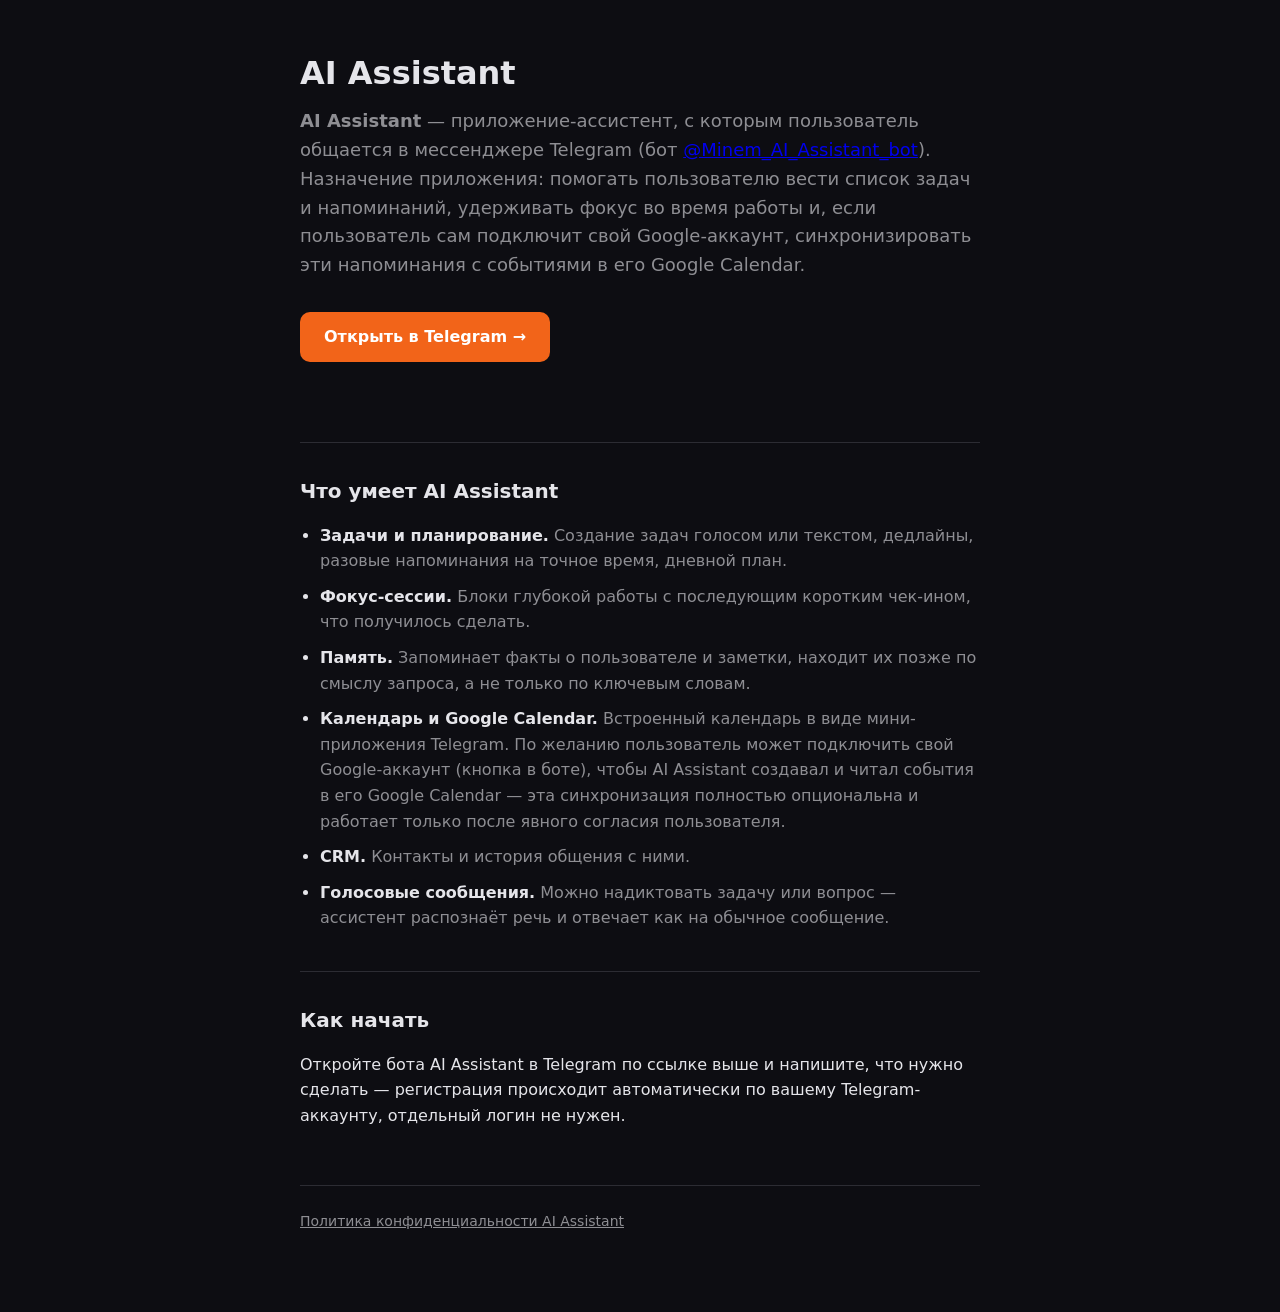
<file: legal/index.html>
<!doctype html>
<html lang="ru">
<head>
<meta charset="UTF-8" />
<meta name="viewport" content="width=device-width, initial-scale=1.0" />
<title>AI Assistant — персональный ассистент в Telegram</title>
<style>
  :root {
    --text: #e5e5ea;
    --text-dim: #8e8e93;
    --bg: #0d0d12;
    --card-bg: #17171d;
    --border: #2c2c33;
    --accent: #f26419;
  }
  * { box-sizing: border-box; }
  body {
    margin: 0;
    font: 16px/1.6 system-ui, 'Segoe UI', Roboto, sans-serif;
    color: var(--text);
    background: var(--bg);
  }
  .wrap {
    max-width: 720px;
    margin: 0 auto;
    padding: 48px 20px 80px;
  }
  h1 {
    font-size: 32px;
    margin: 0 0 8px;
  }
  .tagline {
    color: var(--text-dim);
    font-size: 18px;
    margin: 0 0 32px;
  }
  .cta {
    display: inline-block;
    background: var(--accent);
    color: #fff;
    text-decoration: none;
    font-weight: 600;
    padding: 12px 24px;
    border-radius: 10px;
    margin-bottom: 40px;
  }
  h2 {
    font-size: 20px;
    margin: 40px 0 16px;
    border-top: 1px solid var(--border);
    padding-top: 32px;
  }
  ul {
    padding-left: 20px;
    margin: 0;
  }
  li {
    margin-bottom: 10px;
  }
  .feature-title {
    color: var(--text);
    font-weight: 600;
  }
  .feature-desc {
    color: var(--text-dim);
  }
  footer {
    margin-top: 56px;
    padding-top: 24px;
    border-top: 1px solid var(--border);
    color: var(--text-dim);
    font-size: 14px;
  }
  footer a {
    color: var(--text-dim);
  }
</style>
</head>
<body>
<div class="wrap">
  <h1>AI Assistant</h1>
  <p class="tagline"><strong>AI Assistant</strong> — приложение-ассистент, с которым пользователь общается в мессенджере Telegram (бот <a href="https://t.me/Minem_AI_Assistant_bot" target="_blank" rel="noopener">@Minem_AI_Assistant_bot</a>). Назначение приложения: помогать пользователю вести список задач и напоминаний, удерживать фокус во время работы и, если пользователь сам подключит свой Google-аккаунт, синхронизировать эти напоминания с событиями в его Google Calendar.</p>

  <a class="cta" href="https://t.me/Minem_AI_Assistant_bot" target="_blank" rel="noopener">Открыть в Telegram →</a>

  <h2>Что умеет AI Assistant</h2>
  <ul>
    <li><span class="feature-title">Задачи и планирование.</span> <span class="feature-desc">Создание задач голосом или текстом, дедлайны, разовые напоминания на точное время, дневной план.</span></li>
    <li><span class="feature-title">Фокус-сессии.</span> <span class="feature-desc">Блоки глубокой работы с последующим коротким чек-ином, что получилось сделать.</span></li>
    <li><span class="feature-title">Память.</span> <span class="feature-desc">Запоминает факты о пользователе и заметки, находит их позже по смыслу запроса, а не только по ключевым словам.</span></li>
    <li><span class="feature-title">Календарь и Google Calendar.</span> <span class="feature-desc">Встроенный календарь в виде мини-приложения Telegram. По желанию пользователь может подключить свой Google-аккаунт (кнопка в боте), чтобы AI Assistant создавал и читал события в его Google Calendar — эта синхронизация полностью опциональна и работает только после явного согласия пользователя.</span></li>
    <li><span class="feature-title">CRM.</span> <span class="feature-desc">Контакты и история общения с ними.</span></li>
    <li><span class="feature-title">Голосовые сообщения.</span> <span class="feature-desc">Можно надиктовать задачу или вопрос — ассистент распознаёт речь и отвечает как на обычное сообщение.</span></li>
  </ul>

  <h2>Как начать</h2>
  <p>Откройте бота AI Assistant в Telegram по ссылке выше и напишите, что нужно сделать — регистрация происходит автоматически по вашему Telegram-аккаунту, отдельный логин не нужен.</p>

  <footer>
    <a href="privacy.html">Политика конфиденциальности AI Assistant</a>
  </footer>
</div>
</body>
</html>
</file>
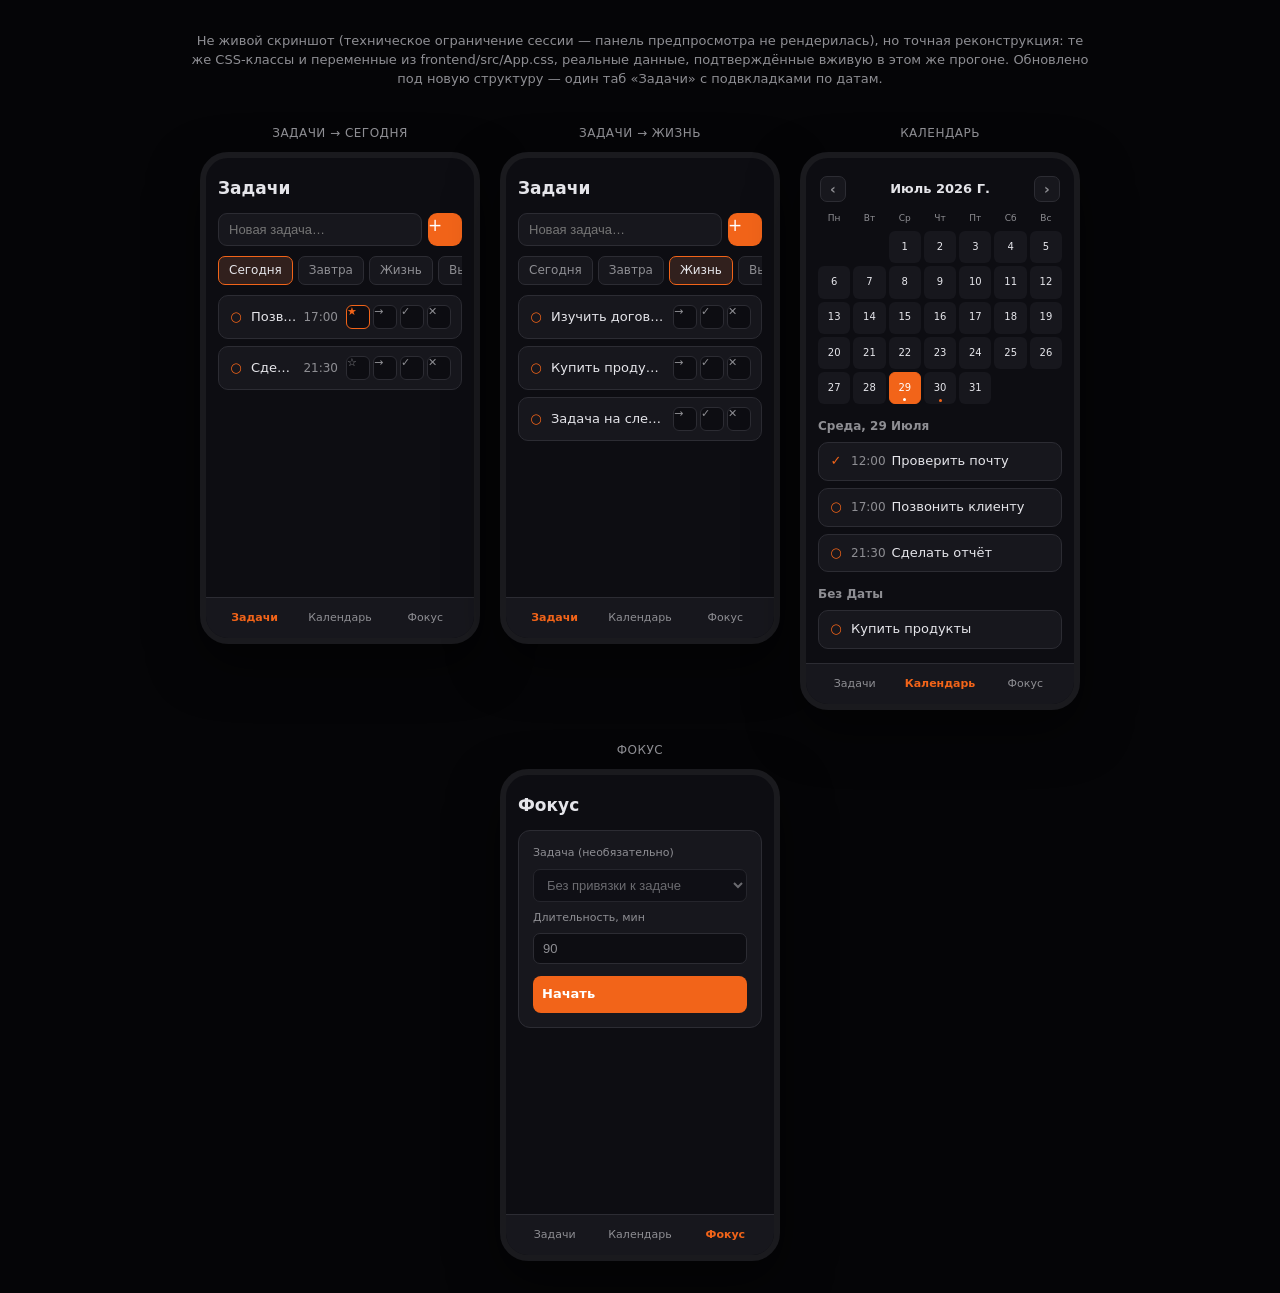
<file: legal/miniapp-preview.html>
<!doctype html>
<html lang="ru">
<head>
<meta charset="UTF-8" />
<meta name="viewport" content="width=device-width, initial-scale=1.0" />
<title>Превью миниапа — AI Assistant</title>
<style>
  /* Exact tokens from frontend/src/index.css */
  :root {
    --text: #e5e5ea;
    --text-dim: #8e8e93;
    --bg: #0d0d12;
    --card-bg: #17171d;
    --border: #2c2c33;
    --accent: #f26419;
  }
  * { box-sizing: border-box; }
  body {
    margin: 0;
    font: 16px/1.45 system-ui, 'Segoe UI', Roboto, sans-serif;
    color: var(--text);
    background: #050507;
    -webkit-font-smoothing: antialiased;
    padding: 32px 16px;
  }

  .note {
    max-width: 900px;
    margin: 0 auto 24px;
    color: var(--text-dim);
    font-size: 13px;
    text-align: center;
  }

  .phones {
    display: flex;
    flex-wrap: wrap;
    gap: 20px;
    justify-content: center;
    max-width: 1100px;
    margin: 0 auto;
  }

  .phone {
    width: 280px;
    background: var(--bg);
    border-radius: 28px;
    border: 6px solid #1a1a1e;
    overflow: hidden;
    box-shadow: 0 20px 50px rgba(0,0,0,0.5);
  }

  .phone-label {
    text-align: center;
    color: var(--text-dim);
    font-size: 12px;
    margin-bottom: 10px;
    text-transform: uppercase;
    letter-spacing: 0.04em;
  }

  .phone-inner {
    padding: 14px 12px 0;
    min-height: 480px;
    display: flex;
    flex-direction: column;
  }

  .screen { flex: 1; }

  .screen h2 {
    font-size: 17px;
    margin: 4px 0 12px;
  }

  .hint {
    color: var(--text-dim);
    font-size: 12px;
    margin: -4px 0 10px;
  }

  .task-list {
    list-style: none;
    padding: 0;
    margin: 0;
    display: flex;
    flex-direction: column;
    gap: 7px;
  }

  .task-row {
    display: flex;
    align-items: center;
    gap: 8px;
    background: var(--card-bg);
    border: 1px solid var(--border);
    border-radius: 10px;
    padding: 9px 10px;
  }

  .task-mark { color: var(--accent); width: 14px; text-align: center; font-size: 13px; }

  .task-row-body {
    flex: 1;
    min-width: 0;
    display: flex;
    align-items: baseline;
    gap: 6px;
    font-size: 13px;
  }

  .task-title { overflow: hidden; text-overflow: ellipsis; white-space: nowrap; }
  .task-time { color: var(--text-dim); font-variant-numeric: tabular-nums; font-size: 12px; }

  .task-row-actions { display: flex; gap: 3px; flex-shrink: 0; }

  .icon-btn {
    background: var(--bg);
    border: 1px solid var(--border);
    color: var(--text-dim);
    width: 24px;
    height: 24px;
    border-radius: 6px;
    font-size: 11px;
    line-height: 1;
  }
  .icon-btn.active { color: var(--accent); border-color: var(--accent); }

  /* Tasks screen */
  .add-row { display: flex; gap: 6px; margin-bottom: 10px; }
  .add-row input {
    flex: 1;
    background: var(--card-bg);
    border: 1px solid var(--border);
    color: var(--text-dim);
    border-radius: 9px;
    padding: 8px 10px;
    font-size: 13px;
  }
  .add-btn {
    background: var(--accent);
    color: #fff;
    border: none;
    border-radius: 9px;
    width: 34px;
    font-size: 17px;
  }
  .sub-tabs { display: flex; gap: 5px; margin-bottom: 10px; overflow-x: auto; }
  .sub-tabs span {
    flex-shrink: 0;
    background: var(--card-bg);
    border: 1px solid var(--border);
    color: var(--text-dim);
    border-radius: 7px;
    padding: 5px 10px;
    font-size: 12px;
    white-space: nowrap;
  }
  .sub-tabs span.active {
    color: var(--text);
    border-color: var(--accent);
    background: color-mix(in srgb, var(--accent) 12%, var(--card-bg));
  }

  /* Calendar */
  .calendar-header {
    display: flex;
    align-items: center;
    justify-content: space-between;
    padding: 4px 2px 10px;
    text-transform: capitalize;
    font-weight: 600;
    font-size: 13px;
  }
  .calendar-header span.nav {
    background: var(--card-bg);
    border: 1px solid var(--border);
    border-radius: 7px;
    width: 26px;
    height: 26px;
    display: flex;
    align-items: center;
    justify-content: center;
    font-size: 14px;
    color: var(--text-dim);
  }
  .calendar-grid {
    display: grid;
    grid-template-columns: repeat(7, 1fr);
    gap: 3px;
    margin-bottom: 14px;
  }
  .calendar-weekday { text-align: center; color: var(--text-dim); font-size: 9px; padding-bottom: 3px; }
  .calendar-day {
    position: relative;
    aspect-ratio: 1;
    border-radius: 6px;
    background: var(--card-bg);
    color: var(--text);
    font-size: 10px;
    display: flex;
    align-items: center;
    justify-content: center;
  }
  .calendar-day.today { border: 1px solid var(--accent); }
  .calendar-day.selected { background: var(--accent); color: #fff; }
  .calendar-dot {
    position: absolute;
    bottom: 2px;
    width: 3px;
    height: 3px;
    border-radius: 50%;
    background: var(--accent);
  }
  .calendar-day.selected .calendar-dot { background: #fff; }
  .calendar-day-list h3, .calendar-undated h3 {
    text-transform: capitalize;
    font-size: 12px;
    font-weight: 600;
    margin: 0 0 6px;
    color: var(--text-dim);
  }
  .calendar-undated { margin-top: 14px; }

  /* Focus */
  .focus-card {
    background: var(--card-bg);
    border: 1px solid var(--border);
    border-radius: 12px;
    padding: 14px;
    display: flex;
    flex-direction: column;
    gap: 8px;
  }
  .field-label { font-size: 11px; color: var(--text-dim); }
  .focus-card select, .focus-card input {
    background: var(--bg);
    border: 1px solid var(--border);
    color: var(--text-dim);
    border-radius: 7px;
    padding: 7px 9px;
    font-size: 13px;
  }
  .primary-btn {
    background: var(--accent);
    color: #fff;
    border: none;
    border-radius: 8px;
    padding: 9px;
    font-size: 13px;
    font-weight: 600;
    margin-top: 4px;
  }

  /* Tab bar */
  .tabbar {
    display: flex;
    background: var(--card-bg);
    border-top: 1px solid var(--border);
    margin: 14px -12px 0;
    padding: 6px 6px;
  }
  .tabbar span {
    flex: 1;
    text-align: center;
    color: var(--text-dim);
    font-size: 11px;
    padding: 6px 2px;
  }
  .tabbar span.active { color: var(--accent); font-weight: 600; }
</style>
</head>
<body>

<p class="note">Не живой скриншот (техническое ограничение сессии — панель предпросмотра не рендерилась), но точная реконструкция: те же CSS-классы и переменные из frontend/src/App.css, реальные данные, подтверждённые вживую в этом же прогоне. Обновлено под новую структуру — один таб «Задачи» с подвкладками по датам.</p>

<div class="phones">

  <div>
    <p class="phone-label">Задачи → Сегодня</p>
    <div class="phone"><div class="phone-inner">
      <div class="screen">
        <h2>Задачи</h2>
        <div class="add-row"><input placeholder="Новая задача…" disabled><span class="add-btn">+</span></div>
        <div class="sub-tabs">
          <span class="active">Сегодня</span><span>Завтра</span><span>Жизнь</span><span>Выполненные</span>
        </div>
        <ul class="task-list">
          <li class="task-row">
            <span class="task-mark">○</span>
            <div class="task-row-body"><span class="task-title">Позвонить клиенту</span><span class="task-time">17:00</span></div>
            <div class="task-row-actions">
              <span class="icon-btn active">★</span>
              <span class="icon-btn">→</span>
              <span class="icon-btn">✓</span>
              <span class="icon-btn">✕</span>
            </div>
          </li>
          <li class="task-row">
            <span class="task-mark">○</span>
            <div class="task-row-body"><span class="task-title">Сделать отчёт</span><span class="task-time">21:30</span></div>
            <div class="task-row-actions">
              <span class="icon-btn">☆</span>
              <span class="icon-btn">→</span>
              <span class="icon-btn">✓</span>
              <span class="icon-btn">✕</span>
            </div>
          </li>
        </ul>
      </div>
      <div class="tabbar">
        <span class="active">Задачи</span><span>Календарь</span><span>Фокус</span>
      </div>
    </div></div>
  </div>

  <div>
    <p class="phone-label">Задачи → Жизнь</p>
    <div class="phone"><div class="phone-inner">
      <div class="screen">
        <h2>Задачи</h2>
        <div class="add-row"><input placeholder="Новая задача…" disabled><span class="add-btn">+</span></div>
        <div class="sub-tabs">
          <span>Сегодня</span><span>Завтра</span><span class="active">Жизнь</span><span>Выполненные</span>
        </div>
        <ul class="task-list">
          <li class="task-row">
            <span class="task-mark">○</span>
            <div class="task-row-body"><span class="task-title">Изучить договор с банком</span></div>
            <div class="task-row-actions"><span class="icon-btn">→</span><span class="icon-btn">✓</span><span class="icon-btn">✕</span></div>
          </li>
          <li class="task-row">
            <span class="task-mark">○</span>
            <div class="task-row-body"><span class="task-title">Купить продукты</span></div>
            <div class="task-row-actions"><span class="icon-btn">→</span><span class="icon-btn">✓</span><span class="icon-btn">✕</span></div>
          </li>
          <li class="task-row">
            <span class="task-mark">○</span>
            <div class="task-row-body"><span class="task-title">Задача на следующей неделе</span></div>
            <div class="task-row-actions"><span class="icon-btn">→</span><span class="icon-btn">✓</span><span class="icon-btn">✕</span></div>
          </li>
        </ul>
      </div>
      <div class="tabbar">
        <span class="active">Задачи</span><span>Календарь</span><span>Фокус</span>
      </div>
    </div></div>
  </div>

  <div>
    <p class="phone-label">Календарь</p>
    <div class="phone"><div class="phone-inner">
      <div class="screen">
        <div class="calendar-header"><span class="nav">‹</span><span>Июль 2026 г.</span><span class="nav">›</span></div>
        <div class="calendar-grid">
          <div class="calendar-weekday">Пн</div><div class="calendar-weekday">Вт</div><div class="calendar-weekday">Ср</div><div class="calendar-weekday">Чт</div><div class="calendar-weekday">Пт</div><div class="calendar-weekday">Сб</div><div class="calendar-weekday">Вс</div>
          <div></div><div></div><div class="calendar-day">1</div><div class="calendar-day">2</div><div class="calendar-day">3</div><div class="calendar-day">4</div><div class="calendar-day">5</div>
          <div class="calendar-day">6</div><div class="calendar-day">7</div><div class="calendar-day">8</div><div class="calendar-day">9</div><div class="calendar-day">10</div><div class="calendar-day">11</div><div class="calendar-day">12</div>
          <div class="calendar-day">13</div><div class="calendar-day">14</div><div class="calendar-day">15</div><div class="calendar-day">16</div><div class="calendar-day">17</div><div class="calendar-day">18</div><div class="calendar-day">19</div>
          <div class="calendar-day">20</div><div class="calendar-day">21</div><div class="calendar-day">22</div><div class="calendar-day">23</div><div class="calendar-day">24</div><div class="calendar-day">25</div><div class="calendar-day">26</div>
          <div class="calendar-day">27</div><div class="calendar-day">28</div><div class="calendar-day today selected">29<span class="calendar-dot"></span></div><div class="calendar-day">30<span class="calendar-dot"></span></div><div class="calendar-day">31</div><div></div><div></div>
        </div>
        <div class="calendar-day-list">
          <h3>Среда, 29 июля</h3>
          <ul class="task-list">
            <li class="task-row"><span class="task-mark">✓</span><div class="task-row-body"><span class="task-time">12:00</span><span class="task-title">Проверить почту</span></div></li>
            <li class="task-row"><span class="task-mark">○</span><div class="task-row-body"><span class="task-time">17:00</span><span class="task-title">Позвонить клиенту</span></div></li>
            <li class="task-row"><span class="task-mark">○</span><div class="task-row-body"><span class="task-time">21:30</span><span class="task-title">Сделать отчёт</span></div></li>
          </ul>
        </div>
        <div class="calendar-undated">
          <h3>Без даты</h3>
          <ul class="task-list">
            <li class="task-row"><span class="task-mark">○</span><div class="task-row-body"><span class="task-title">Купить продукты</span></div></li>
          </ul>
        </div>
      </div>
      <div class="tabbar">
        <span>Задачи</span><span class="active">Календарь</span><span>Фокус</span>
      </div>
    </div></div>
  </div>

  <div>
    <p class="phone-label">Фокус</p>
    <div class="phone"><div class="phone-inner">
      <div class="screen">
        <h2>Фокус</h2>
        <div class="focus-card">
          <label class="field-label">Задача (необязательно)</label>
          <select disabled>
            <option>Без привязки к задаче</option>
          </select>
          <label class="field-label">Длительность, мин</label>
          <input value="90" disabled>
          <span class="primary-btn">Начать</span>
        </div>
      </div>
      <div class="tabbar">
        <span>Задачи</span><span>Календарь</span><span class="active">Фокус</span>
      </div>
    </div></div>
  </div>

</div>
</body>
</html>
</file>
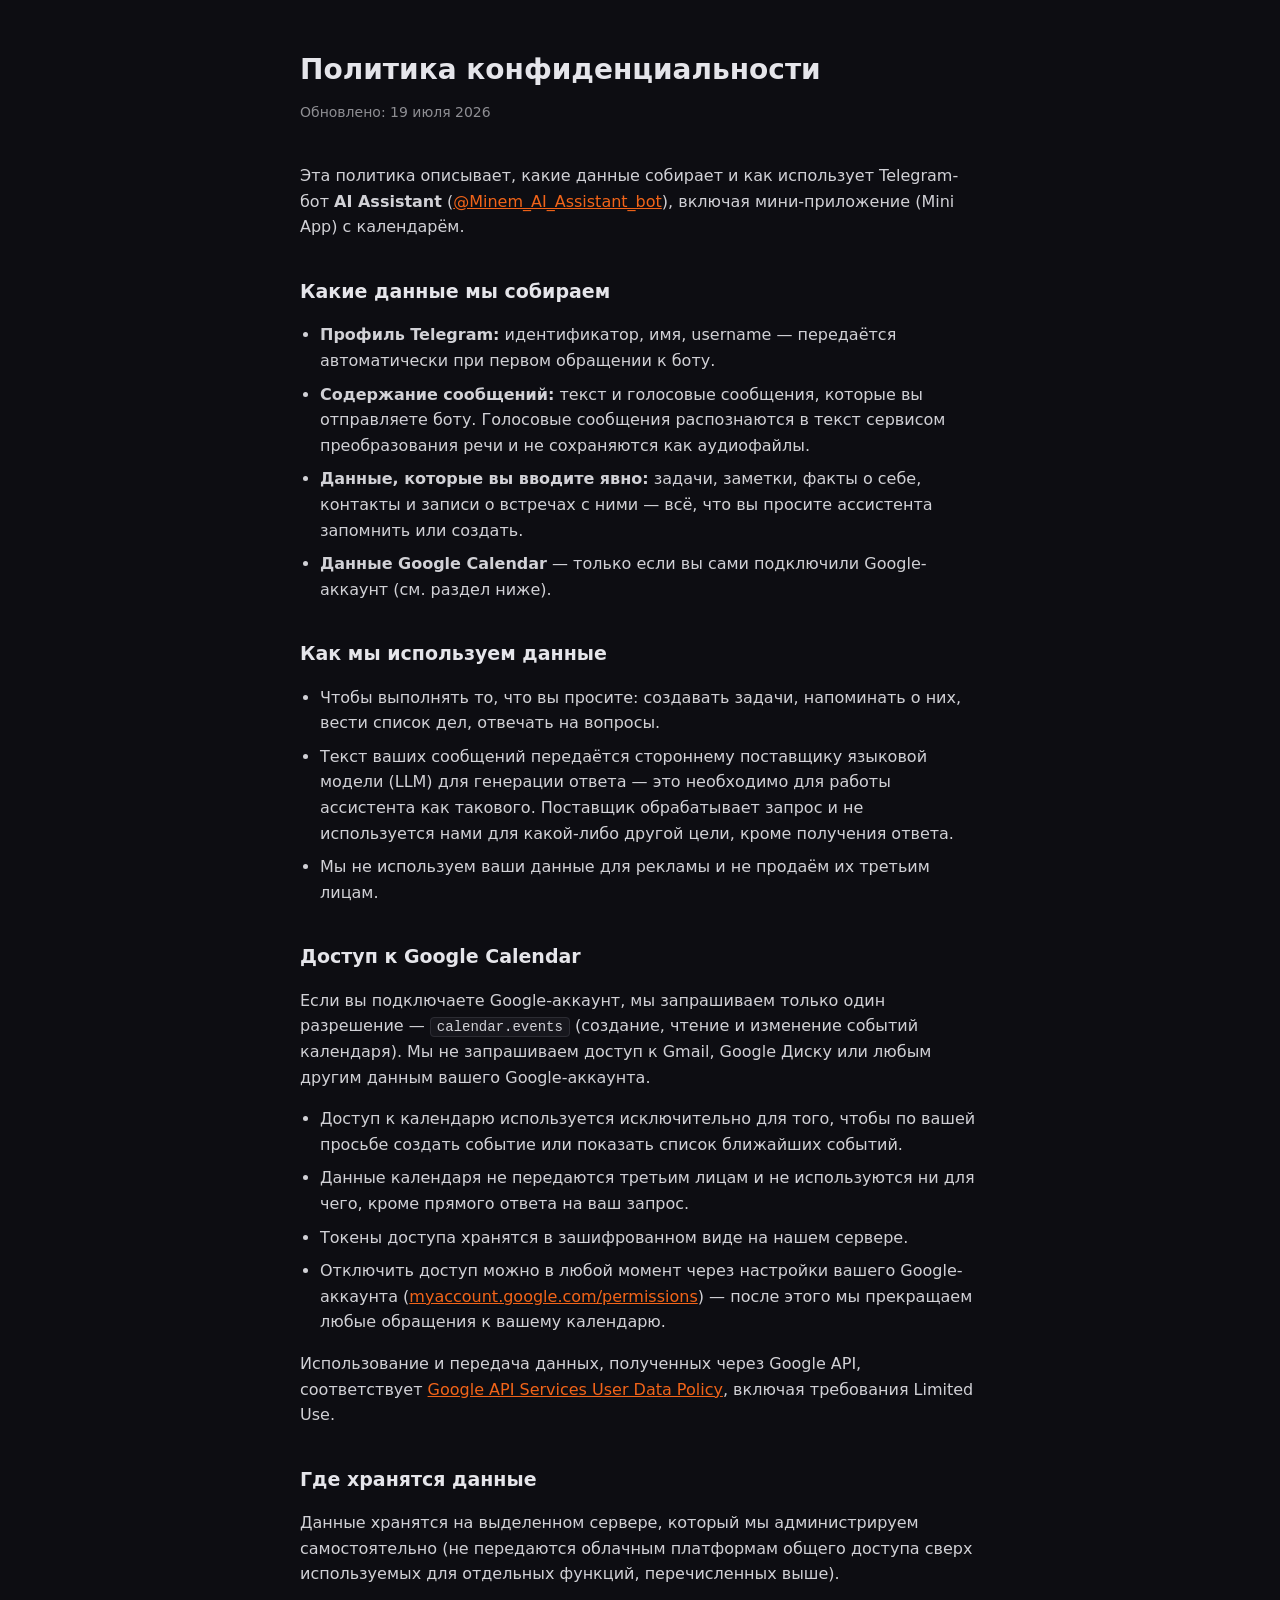
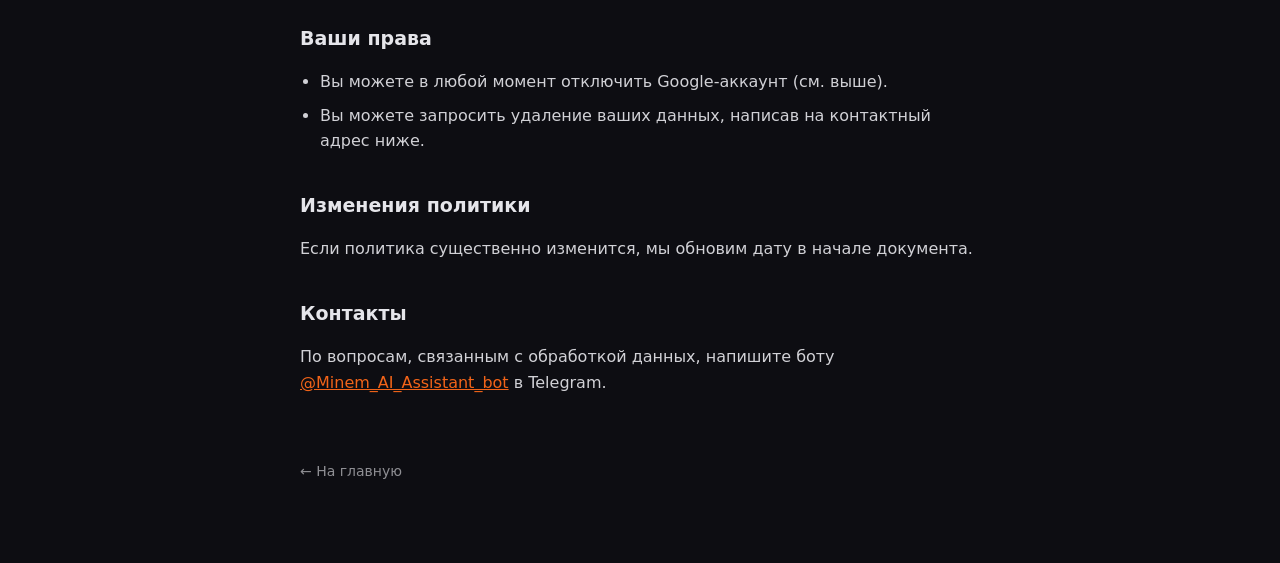
<file: legal/privacy.html>
<!doctype html>
<html lang="ru">
<head>
<meta charset="UTF-8" />
<meta name="viewport" content="width=device-width, initial-scale=1.0" />
<title>Политика конфиденциальности — AI Assistant</title>
<style>
  :root {
    --text: #e5e5ea;
    --text-dim: #8e8e93;
    --bg: #0d0d12;
    --card-bg: #17171d;
    --border: #2c2c33;
    --accent: #f26419;
  }
  * { box-sizing: border-box; }
  body {
    margin: 0;
    font: 16px/1.6 system-ui, 'Segoe UI', Roboto, sans-serif;
    color: var(--text);
    background: var(--bg);
  }
  .wrap {
    max-width: 720px;
    margin: 0 auto;
    padding: 48px 20px 80px;
  }
  h1 {
    font-size: 28px;
    margin: 0 0 8px;
  }
  .updated {
    color: var(--text-dim);
    font-size: 14px;
    margin: 0 0 40px;
  }
  h2 {
    font-size: 19px;
    margin: 36px 0 12px;
  }
  p, li {
    color: #d1d1d6;
  }
  ul {
    padding-left: 20px;
  }
  li {
    margin-bottom: 8px;
  }
  code {
    background: var(--card-bg);
    border: 1px solid var(--border);
    border-radius: 4px;
    padding: 1px 6px;
    font-size: 14px;
  }
  a {
    color: var(--accent);
  }
  .back {
    display: inline-block;
    margin-top: 48px;
    color: var(--text-dim);
    text-decoration: none;
    font-size: 14px;
  }
</style>
</head>
<body>
<div class="wrap">
  <h1>Политика конфиденциальности</h1>
  <p class="updated">Обновлено: 19 июля 2026</p>

  <p>Эта политика описывает, какие данные собирает и как использует Telegram-бот <strong>AI Assistant</strong> (<a href="https://t.me/Minem_AI_Assistant_bot" target="_blank" rel="noopener">@Minem_AI_Assistant_bot</a>), включая мини-приложение (Mini App) с календарём.</p>

  <h2>Какие данные мы собираем</h2>
  <ul>
    <li><strong>Профиль Telegram:</strong> идентификатор, имя, username — передаётся автоматически при первом обращении к боту.</li>
    <li><strong>Содержание сообщений:</strong> текст и голосовые сообщения, которые вы отправляете боту. Голосовые сообщения распознаются в текст сервисом преобразования речи и не сохраняются как аудиофайлы.</li>
    <li><strong>Данные, которые вы вводите явно:</strong> задачи, заметки, факты о себе, контакты и записи о встречах с ними — всё, что вы просите ассистента запомнить или создать.</li>
    <li><strong>Данные Google Calendar</strong> — только если вы сами подключили Google-аккаунт (см. раздел ниже).</li>
  </ul>

  <h2>Как мы используем данные</h2>
  <ul>
    <li>Чтобы выполнять то, что вы просите: создавать задачи, напоминать о них, вести список дел, отвечать на вопросы.</li>
    <li>Текст ваших сообщений передаётся стороннему поставщику языковой модели (LLM) для генерации ответа — это необходимо для работы ассистента как такового. Поставщик обрабатывает запрос и не используется нами для какой-либо другой цели, кроме получения ответа.</li>
    <li>Мы не используем ваши данные для рекламы и не продаём их третьим лицам.</li>
  </ul>

  <h2>Доступ к Google Calendar</h2>
  <p>Если вы подключаете Google-аккаунт, мы запрашиваем только один разрешение — <code>calendar.events</code> (создание, чтение и изменение событий календаря). Мы не запрашиваем доступ к Gmail, Google Диску или любым другим данным вашего Google-аккаунта.</p>
  <ul>
    <li>Доступ к календарю используется исключительно для того, чтобы по вашей просьбе создать событие или показать список ближайших событий.</li>
    <li>Данные календаря не передаются третьим лицам и не используются ни для чего, кроме прямого ответа на ваш запрос.</li>
    <li>Токены доступа хранятся в зашифрованном виде на нашем сервере.</li>
    <li>Отключить доступ можно в любой момент через настройки вашего Google-аккаунта (<a href="https://myaccount.google.com/permissions" target="_blank" rel="noopener">myaccount.google.com/permissions</a>) — после этого мы прекращаем любые обращения к вашему календарю.</li>
  </ul>
  <p>Использование и передача данных, полученных через Google API, соответствует <a href="https://developers.google.com/terms/api-services-user-data-policy" target="_blank" rel="noopener">Google API Services User Data Policy</a>, включая требования Limited Use.</p>

  <h2>Где хранятся данные</h2>
  <p>Данные хранятся на выделенном сервере, который мы администрируем самостоятельно (не передаются облачным платформам общего доступа сверх используемых для отдельных функций, перечисленных выше).</p>

  <h2>Ваши права</h2>
  <ul>
    <li>Вы можете в любой момент отключить Google-аккаунт (см. выше).</li>
    <li>Вы можете запросить удаление ваших данных, написав на контактный адрес ниже.</li>
  </ul>

  <h2>Изменения политики</h2>
  <p>Если политика существенно изменится, мы обновим дату в начале документа.</p>

  <h2>Контакты</h2>
  <p>По вопросам, связанным с обработкой данных, напишите боту <a href="https://t.me/Minem_AI_Assistant_bot">@Minem_AI_Assistant_bot</a> в Telegram.</p>

  <a class="back" href="./">← На главную</a>
</div>
</body>
</html>
</file>
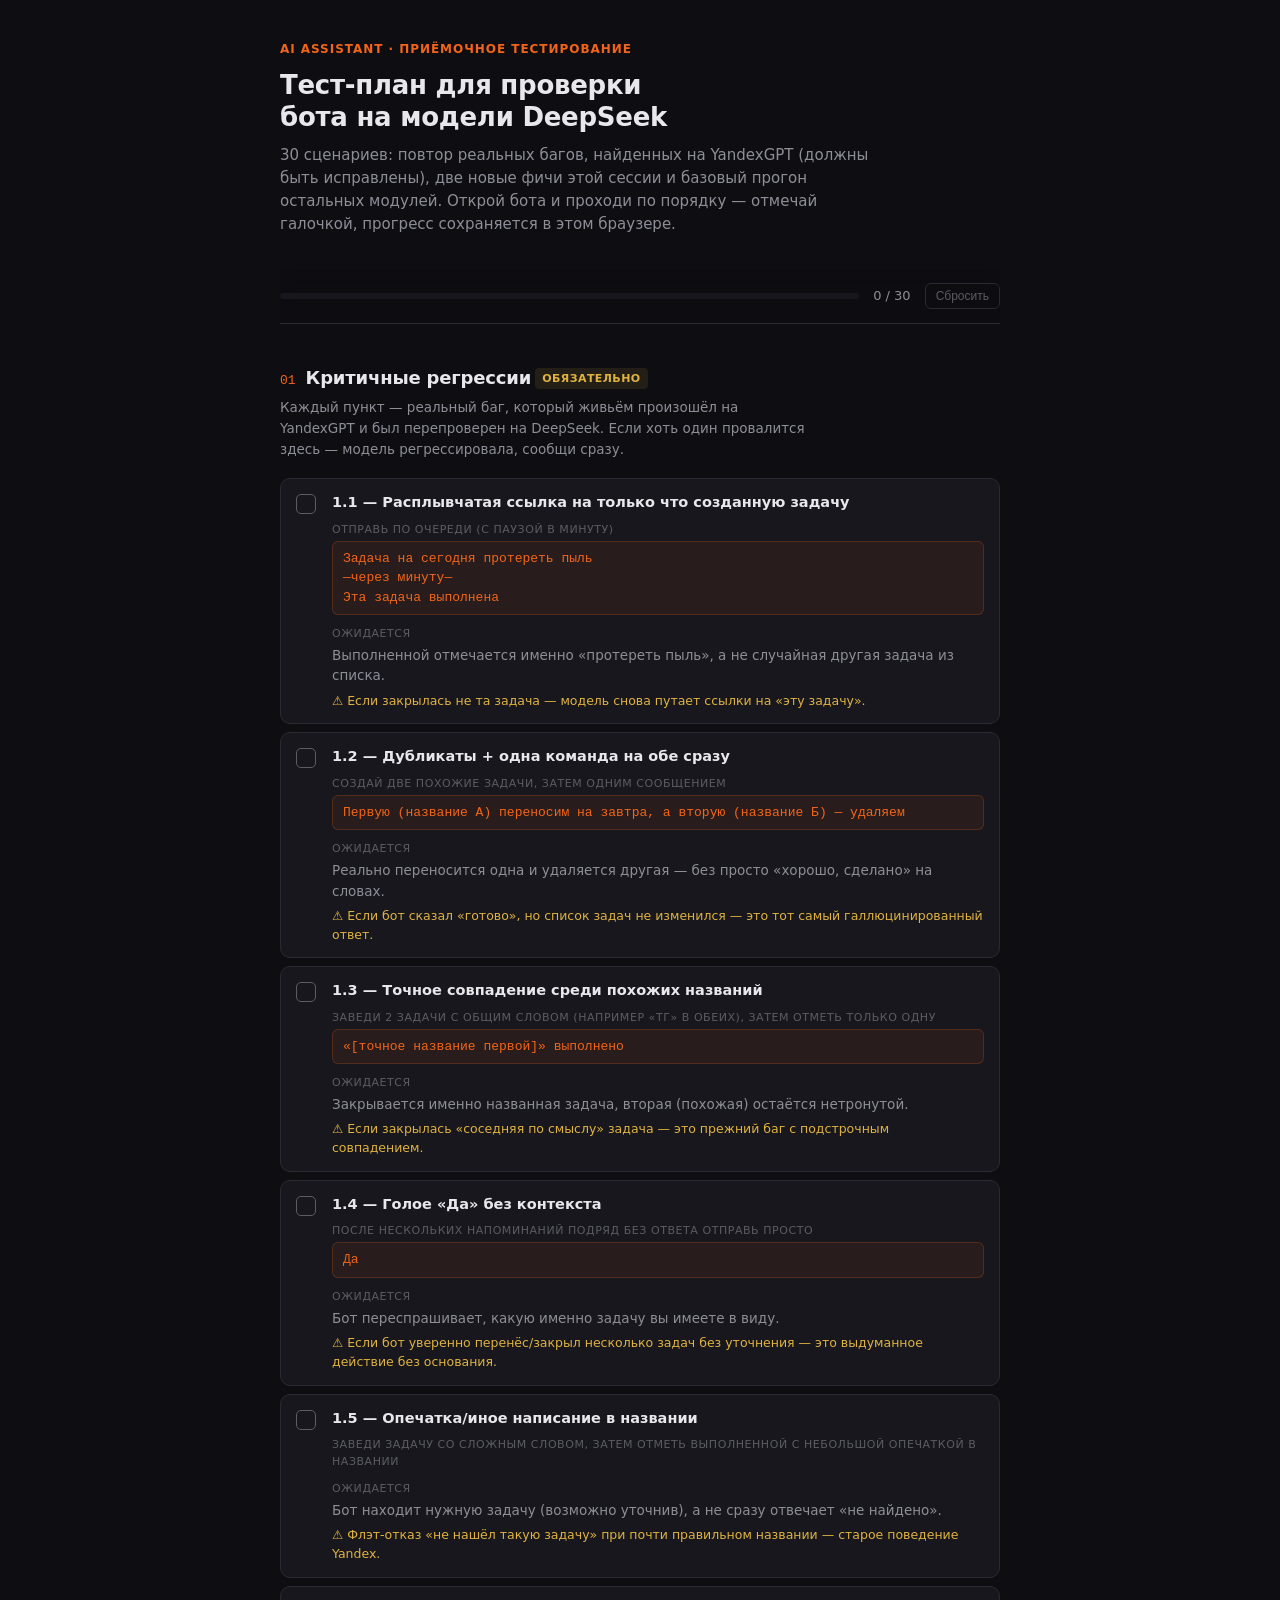
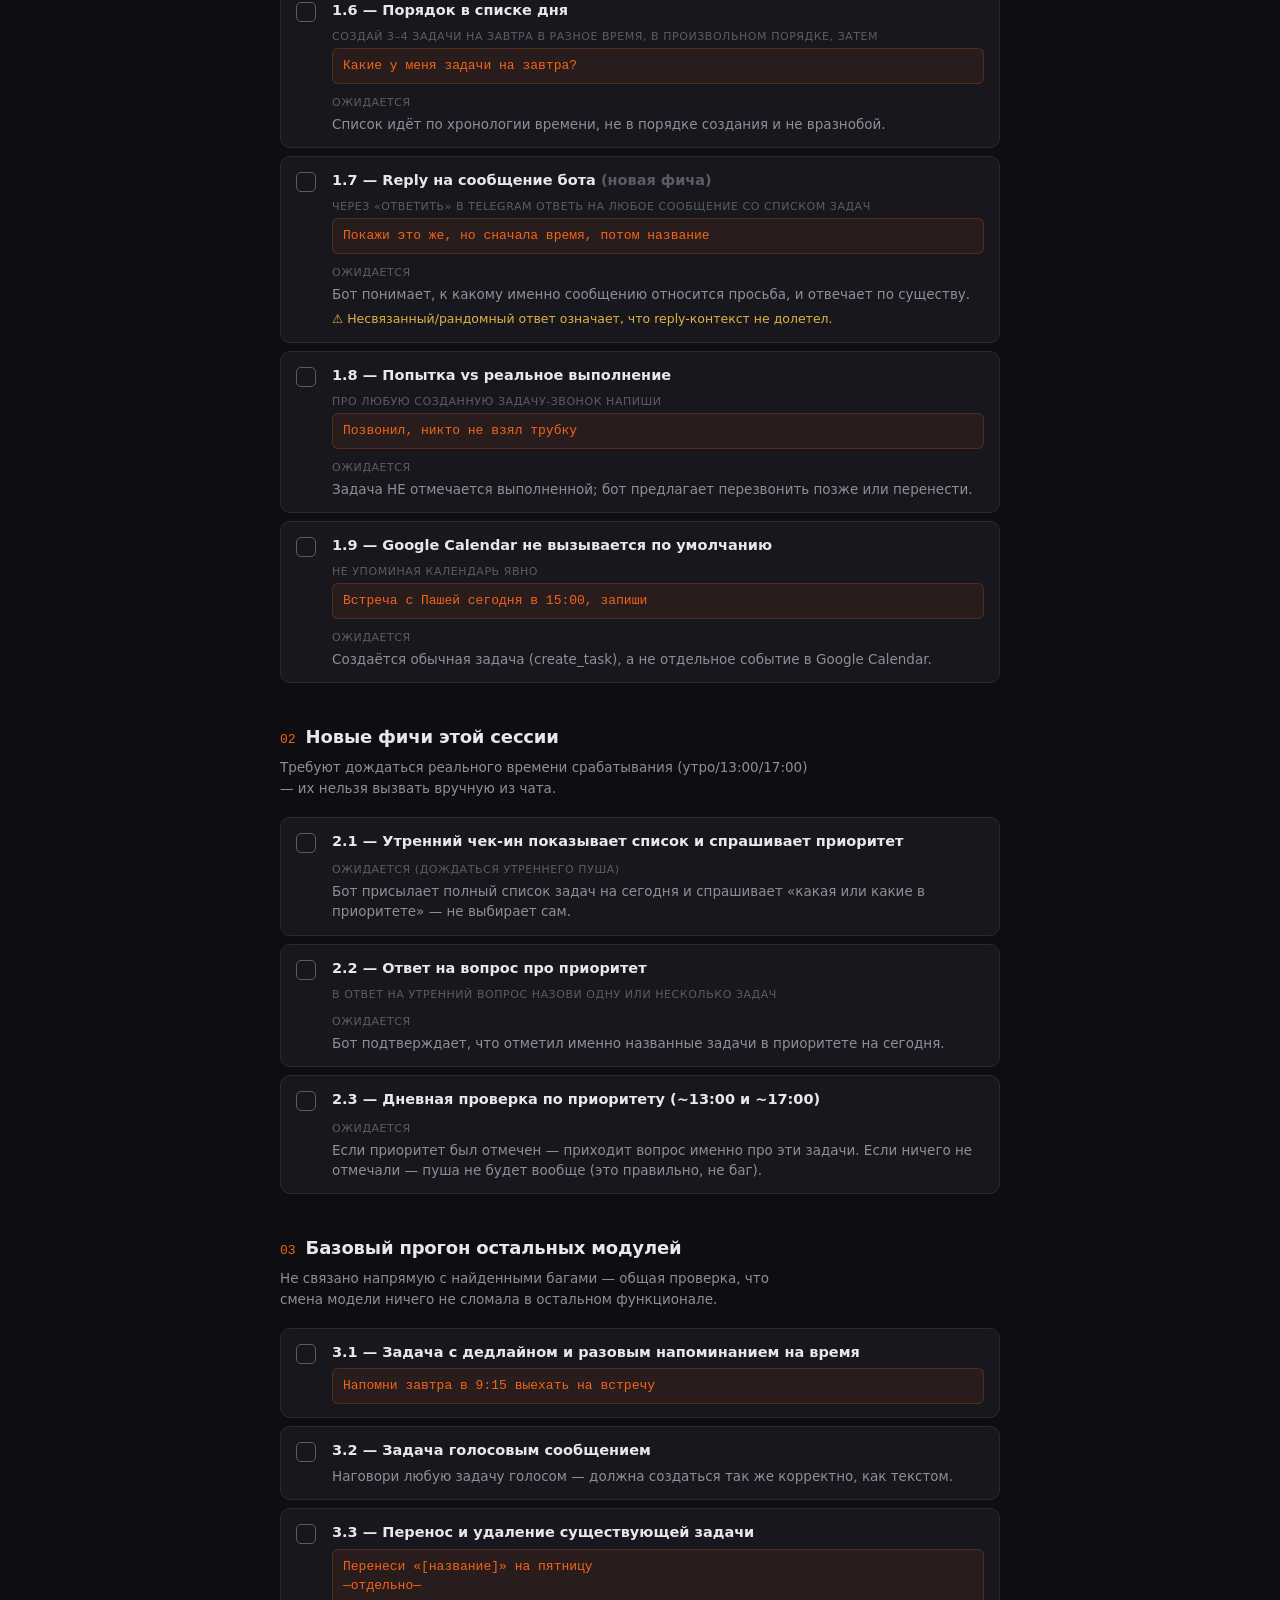
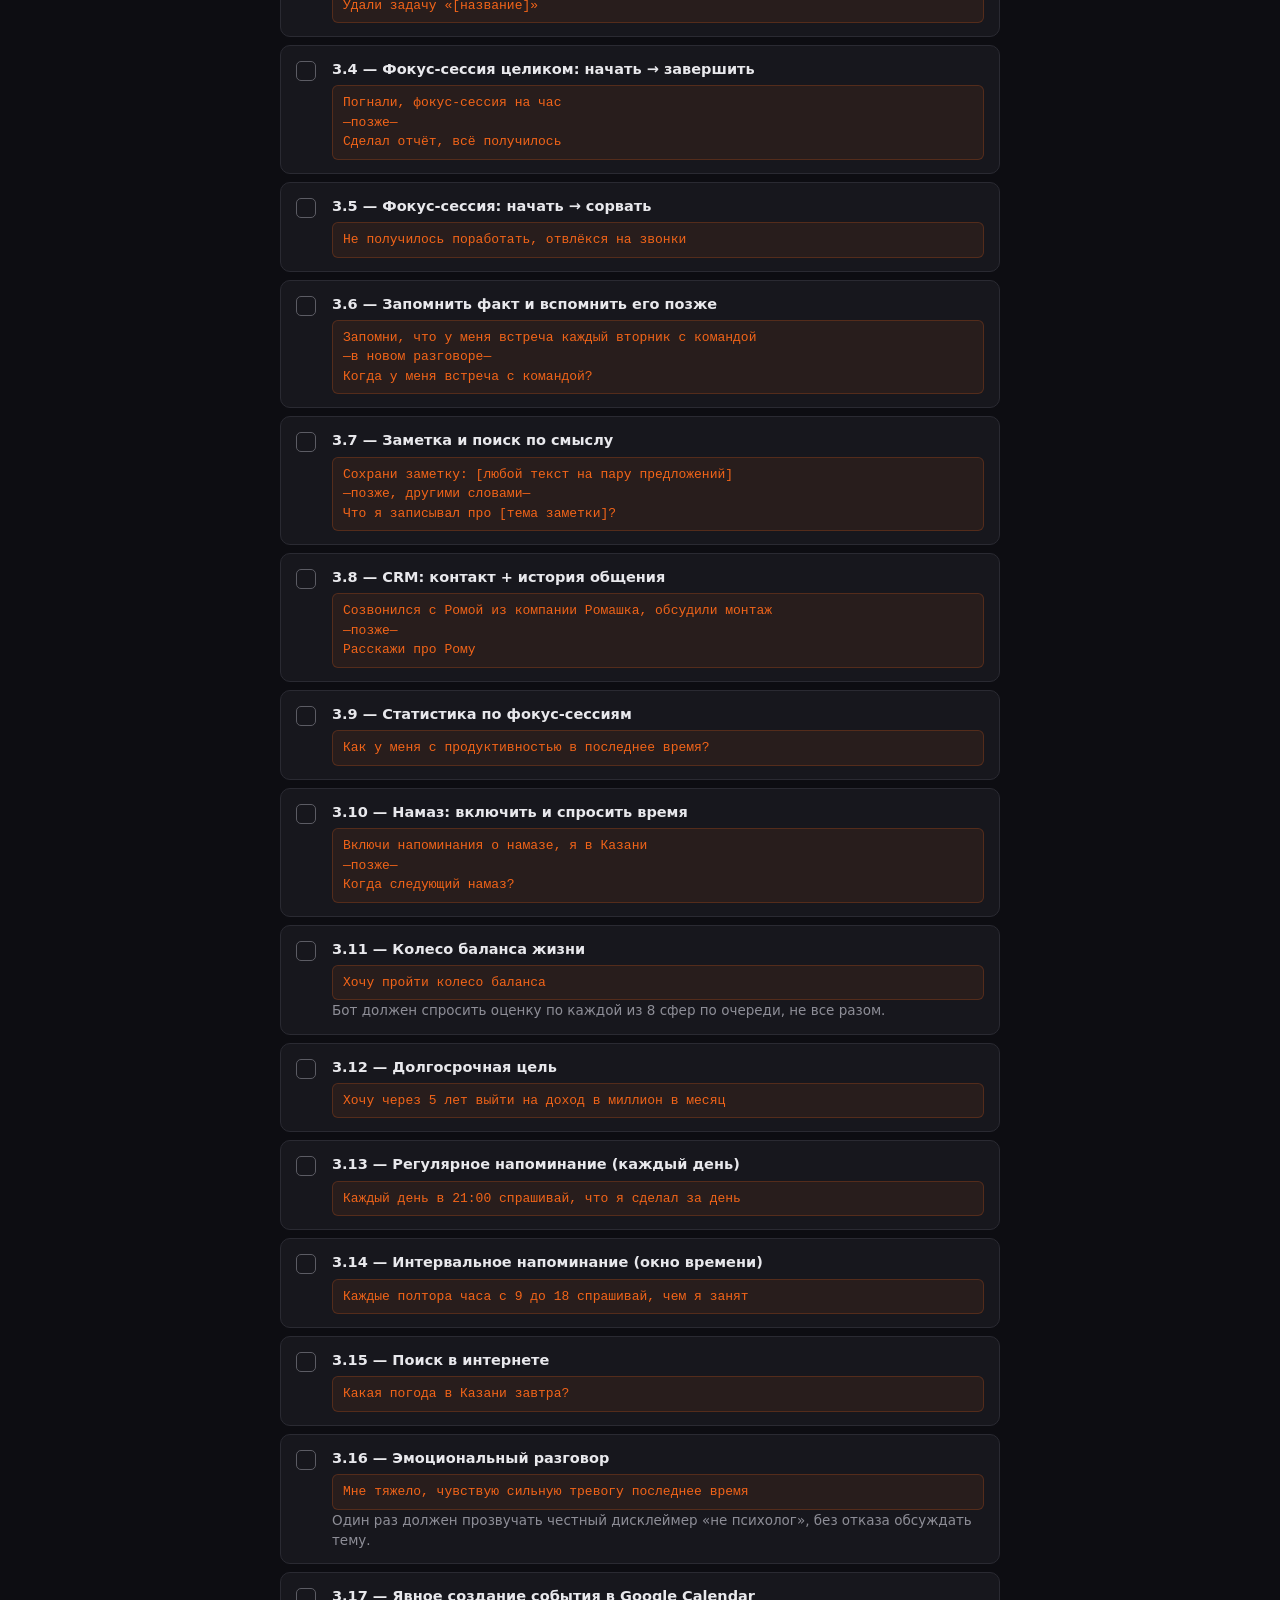
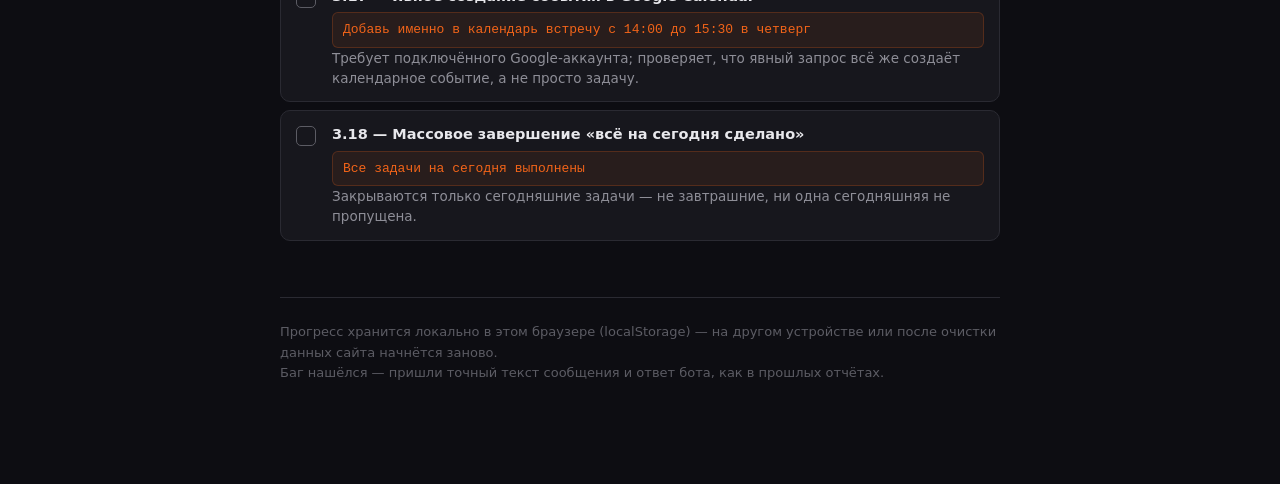
<file: legal/test-plan.html>
<!doctype html>
<html lang="ru">
<head>
<meta charset="UTF-8" />
<meta name="viewport" content="width=device-width, initial-scale=1.0" />
<title>Тест-план: AI Assistant на DeepSeek</title>
<style>
  :root {
    --bg: #0d0d12;
    --card-bg: #17171d;
    --card-bg-hover: #1c1c23;
    --border: #2a2a32;
    --text: #e8e8ec;
    --text-dim: #8e8e97;
    --text-faint: #5c5c64;
    --accent: #f26419;
    --accent-dim: #f2641933;
    --ok: #4caf7d;
    --ok-bg: #4caf7d1a;
    --warn: #e0b341;
    --warn-bg: #e0b3411a;
    --mono: 'SFMono-Regular', Consolas, 'Liberation Mono', Menlo, monospace;
    --sans: system-ui, 'Segoe UI', Roboto, sans-serif;
  }

  * { box-sizing: border-box; }

  body {
    margin: 0;
    font: 15px/1.55 var(--sans);
    color: var(--text);
    background: var(--bg);
    -webkit-font-smoothing: antialiased;
  }

  .wrap {
    max-width: 760px;
    margin: 0 auto;
    padding: 0 20px 100px;
  }

  header {
    padding: 40px 0 24px;
  }

  .eyebrow {
    color: var(--accent);
    font-size: 12px;
    font-weight: 600;
    letter-spacing: 0.08em;
    text-transform: uppercase;
    margin: 0 0 10px;
  }

  h1 {
    font-size: 26px;
    line-height: 1.25;
    margin: 0 0 10px;
    text-wrap: balance;
    letter-spacing: -0.01em;
  }

  .lede {
    color: var(--text-dim);
    font-size: 15px;
    max-width: 62ch;
    margin: 0;
  }

  /* Progress bar, sticky */
  .progress-bar {
    position: sticky;
    top: 0;
    z-index: 10;
    background: color-mix(in srgb, var(--bg) 92%, transparent);
    backdrop-filter: blur(8px);
    border-bottom: 1px solid var(--border);
    padding: 14px 0;
    margin-top: 8px;
  }

  .progress-row {
    display: flex;
    align-items: center;
    gap: 14px;
  }

  .progress-track {
    flex: 1;
    height: 6px;
    border-radius: 3px;
    background: var(--card-bg);
    overflow: hidden;
  }

  .progress-fill {
    height: 100%;
    background: var(--accent);
    border-radius: 3px;
    width: 0%;
    transition: width 0.25s ease;
  }

  .progress-count {
    font-variant-numeric: tabular-nums;
    font-size: 13px;
    color: var(--text-dim);
    white-space: nowrap;
  }

  .reset-btn {
    background: none;
    border: 1px solid var(--border);
    color: var(--text-faint);
    font-size: 12px;
    padding: 5px 10px;
    border-radius: 6px;
    cursor: pointer;
    white-space: nowrap;
  }
  .reset-btn:hover { color: var(--text-dim); border-color: var(--text-faint); }
  .reset-btn:focus-visible { outline: 2px solid var(--accent); outline-offset: 2px; }

  section {
    margin-top: 40px;
  }

  .section-head {
    display: flex;
    align-items: baseline;
    gap: 10px;
    margin-bottom: 6px;
  }

  .section-num {
    font-family: var(--mono);
    font-size: 13px;
    color: var(--accent);
  }

  h2 {
    font-size: 18px;
    margin: 0;
    letter-spacing: -0.01em;
  }

  .section-note {
    color: var(--text-dim);
    font-size: 13.5px;
    margin: 0 0 18px;
    max-width: 62ch;
  }

  .priority-tag {
    display: inline-block;
    font-size: 11px;
    font-weight: 600;
    letter-spacing: 0.04em;
    text-transform: uppercase;
    padding: 2px 7px;
    border-radius: 4px;
    margin-left: 4px;
    vertical-align: middle;
  }
  .priority-tag.critical { background: var(--warn-bg); color: var(--warn); }

  .case-list {
    display: flex;
    flex-direction: column;
    gap: 8px;
  }

  .case {
    display: grid;
    grid-template-columns: 24px 1fr;
    gap: 12px;
    background: var(--card-bg);
    border: 1px solid var(--border);
    border-radius: 10px;
    padding: 13px 15px;
    transition: background 0.15s ease, border-color 0.15s ease;
  }
  .case:hover { background: var(--card-bg-hover); }
  .case.done {
    background: var(--ok-bg);
    border-color: color-mix(in srgb, var(--ok) 35%, var(--border));
  }

  .case input[type="checkbox"] {
    appearance: none;
    width: 20px;
    height: 20px;
    border: 1.5px solid var(--text-faint);
    border-radius: 5px;
    margin: 2px 0 0;
    cursor: pointer;
    position: relative;
    background: transparent;
    flex-shrink: 0;
  }
  .case input[type="checkbox"]:checked {
    background: var(--ok);
    border-color: var(--ok);
  }
  .case input[type="checkbox"]:checked::after {
    content: "";
    position: absolute;
    left: 6px;
    top: 2px;
    width: 5px;
    height: 10px;
    border: solid #0d0d12;
    border-width: 0 2px 2px 0;
    transform: rotate(45deg);
  }
  .case input[type="checkbox"]:focus-visible {
    outline: 2px solid var(--accent);
    outline-offset: 2px;
  }

  .case-body { min-width: 0; }

  .case-title {
    font-size: 14.5px;
    font-weight: 600;
    margin: 0 0 6px;
    line-height: 1.4;
  }
  .case.done .case-title { color: var(--text-dim); text-decoration: line-through; text-decoration-color: var(--text-faint); }

  .send-label {
    font-size: 11px;
    color: var(--text-faint);
    text-transform: uppercase;
    letter-spacing: 0.05em;
    margin: 8px 0 3px;
  }

  .phrase {
    font-family: var(--mono);
    font-size: 13px;
    color: var(--accent);
    background: color-mix(in srgb, var(--accent) 8%, transparent);
    border: 1px solid color-mix(in srgb, var(--accent) 22%, transparent);
    border-radius: 6px;
    padding: 7px 10px;
    display: block;
    white-space: pre-wrap;
    line-height: 1.5;
  }

  .expect-label {
    font-size: 11px;
    color: var(--text-faint);
    text-transform: uppercase;
    letter-spacing: 0.05em;
    margin: 10px 0 3px;
  }

  .expect {
    font-size: 13.5px;
    color: var(--text-dim);
    line-height: 1.5;
    margin: 0;
  }

  .fail-tell {
    font-size: 12.5px;
    color: var(--warn);
    margin: 6px 0 0;
    line-height: 1.5;
  }
  .fail-tell::before { content: "⚠ "; }

  footer {
    margin-top: 56px;
    padding-top: 24px;
    border-top: 1px solid var(--border);
    color: var(--text-faint);
    font-size: 13px;
    line-height: 1.6;
  }
  footer a { color: var(--text-dim); }
</style>
</head>
<body>
<div class="wrap">

<header>
  <p class="eyebrow">AI Assistant · Приёмочное тестирование</p>
  <h1>Тест-план для проверки бота на модели DeepSeek</h1>
  <p class="lede">30 сценариев: повтор реальных багов, найденных на YandexGPT (должны быть исправлены), две новые фичи этой сессии и базовый прогон остальных модулей. Открой бота и проходи по порядку — отмечай галочкой, прогресс сохраняется в этом браузере.</p>
</header>

<div class="progress-bar">
  <div class="progress-row">
    <div class="progress-track"><div class="progress-fill" id="fill"></div></div>
    <span class="progress-count" id="count">0 / 33</span>
    <button class="reset-btn" id="reset">Сбросить</button>
  </div>
</div>

<section>
  <div class="section-head">
    <span class="section-num">01</span>
    <h2>Критичные регрессии<span class="priority-tag critical">обязательно</span></h2>
  </div>
  <p class="section-note">Каждый пункт — реальный баг, который живьём произошёл на YandexGPT и был перепроверен на DeepSeek. Если хоть один провалится здесь — модель регрессировала, сообщи сразу.</p>
  <div class="case-list">

    <label class="case">
      <input type="checkbox" data-id="c1">
      <div class="case-body">
        <p class="case-title">1.1 — Расплывчатая ссылка на только что созданную задачу</p>
        <p class="send-label">Отправь по очереди (с паузой в минуту)</p>
        <code class="phrase">Задача на сегодня протереть пыль
—через минуту—
Эта задача выполнена</code>
        <p class="expect-label">Ожидается</p>
        <p class="expect">Выполненной отмечается именно «протереть пыль», а не случайная другая задача из списка.</p>
        <p class="fail-tell">Если закрылась не та задача — модель снова путает ссылки на «эту задачу».</p>
      </div>
    </label>

    <label class="case">
      <input type="checkbox" data-id="c2">
      <div class="case-body">
        <p class="case-title">1.2 — Дубликаты + одна команда на обе сразу</p>
        <p class="send-label">Создай две похожие задачи, затем одним сообщением</p>
        <code class="phrase">Первую (название А) переносим на завтра, а вторую (название Б) — удаляем</code>
        <p class="expect-label">Ожидается</p>
        <p class="expect">Реально переносится одна и удаляется другая — без просто «хорошо, сделано» на словах.</p>
        <p class="fail-tell">Если бот сказал «готово», но список задач не изменился — это тот самый галлюцинированный ответ.</p>
      </div>
    </label>

    <label class="case">
      <input type="checkbox" data-id="c3">
      <div class="case-body">
        <p class="case-title">1.3 — Точное совпадение среди похожих названий</p>
        <p class="send-label">Заведи 2 задачи с общим словом (например «тг» в обеих), затем отметь только одну</p>
        <code class="phrase">«[точное название первой]» выполнено</code>
        <p class="expect-label">Ожидается</p>
        <p class="expect">Закрывается именно названная задача, вторая (похожая) остаётся нетронутой.</p>
        <p class="fail-tell">Если закрылась «соседняя по смыслу» задача — это прежний баг с подстрочным совпадением.</p>
      </div>
    </label>

    <label class="case">
      <input type="checkbox" data-id="c4">
      <div class="case-body">
        <p class="case-title">1.4 — Голое «Да» без контекста</p>
        <p class="send-label">После нескольких напоминаний подряд без ответа отправь просто</p>
        <code class="phrase">Да</code>
        <p class="expect-label">Ожидается</p>
        <p class="expect">Бот переспрашивает, какую именно задачу вы имеете в виду.</p>
        <p class="fail-tell">Если бот уверенно перенёс/закрыл несколько задач без уточнения — это выдуманное действие без основания.</p>
      </div>
    </label>

    <label class="case">
      <input type="checkbox" data-id="c5">
      <div class="case-body">
        <p class="case-title">1.5 — Опечатка/иное написание в названии</p>
        <p class="send-label">Заведи задачу со сложным словом, затем отметь выполненной с небольшой опечаткой в названии</p>
        <p class="expect-label">Ожидается</p>
        <p class="expect">Бот находит нужную задачу (возможно уточнив), а не сразу отвечает «не найдено».</p>
        <p class="fail-tell">Флэт-отказ «не нашёл такую задачу» при почти правильном названии — старое поведение Yandex.</p>
      </div>
    </label>

    <label class="case">
      <input type="checkbox" data-id="c6">
      <div class="case-body">
        <p class="case-title">1.6 — Порядок в списке дня</p>
        <p class="send-label">Создай 3–4 задачи на завтра в разное время, в произвольном порядке, затем</p>
        <code class="phrase">Какие у меня задачи на завтра?</code>
        <p class="expect-label">Ожидается</p>
        <p class="expect">Список идёт по хронологии времени, не в порядке создания и не вразнобой.</p>
      </div>
    </label>

    <label class="case">
      <input type="checkbox" data-id="c7">
      <div class="case-body">
        <p class="case-title">1.7 — Reply на сообщение бота <span style="color:var(--text-faint)">(новая фича)</span></p>
        <p class="send-label">Через «Ответить» в Telegram ответь на любое сообщение со списком задач</p>
        <code class="phrase">Покажи это же, но сначала время, потом название</code>
        <p class="expect-label">Ожидается</p>
        <p class="expect">Бот понимает, к какому именно сообщению относится просьба, и отвечает по существу.</p>
        <p class="fail-tell">Несвязанный/рандомный ответ означает, что reply-контекст не долетел.</p>
      </div>
    </label>

    <label class="case">
      <input type="checkbox" data-id="c8">
      <div class="case-body">
        <p class="case-title">1.8 — Попытка vs реальное выполнение</p>
        <p class="send-label">Про любую созданную задачу-звонок напиши</p>
        <code class="phrase">Позвонил, никто не взял трубку</code>
        <p class="expect-label">Ожидается</p>
        <p class="expect">Задача НЕ отмечается выполненной; бот предлагает перезвонить позже или перенести.</p>
      </div>
    </label>

    <label class="case">
      <input type="checkbox" data-id="c9">
      <div class="case-body">
        <p class="case-title">1.9 — Google Calendar не вызывается по умолчанию</p>
        <p class="send-label">Не упоминая календарь явно</p>
        <code class="phrase">Встреча с Пашей сегодня в 15:00, запиши</code>
        <p class="expect-label">Ожидается</p>
        <p class="expect">Создаётся обычная задача (create_task), а не отдельное событие в Google Calendar.</p>
      </div>
    </label>

  </div>
</section>

<section>
  <div class="section-head">
    <span class="section-num">02</span>
    <h2>Новые фичи этой сессии</h2>
  </div>
  <p class="section-note">Требуют дождаться реального времени срабатывания (утро/13:00/17:00) — их нельзя вызвать вручную из чата.</p>
  <div class="case-list">

    <label class="case">
      <input type="checkbox" data-id="n1">
      <div class="case-body">
        <p class="case-title">2.1 — Утренний чек-ин показывает список и спрашивает приоритет</p>
        <p class="expect-label">Ожидается (дождаться утреннего пуша)</p>
        <p class="expect">Бот присылает полный список задач на сегодня и спрашивает «какая или какие в приоритете» — не выбирает сам.</p>
      </div>
    </label>

    <label class="case">
      <input type="checkbox" data-id="n2">
      <div class="case-body">
        <p class="case-title">2.2 — Ответ на вопрос про приоритет</p>
        <p class="send-label">В ответ на утренний вопрос назови одну или несколько задач</p>
        <p class="expect-label">Ожидается</p>
        <p class="expect">Бот подтверждает, что отметил именно названные задачи в приоритете на сегодня.</p>
      </div>
    </label>

    <label class="case">
      <input type="checkbox" data-id="n3">
      <div class="case-body">
        <p class="case-title">2.3 — Дневная проверка по приоритету (~13:00 и ~17:00)</p>
        <p class="expect-label">Ожидается</p>
        <p class="expect">Если приоритет был отмечен — приходит вопрос именно про эти задачи. Если ничего не отмечали — пуша не будет вообще (это правильно, не баг).</p>
      </div>
    </label>

  </div>
</section>

<section>
  <div class="section-head">
    <span class="section-num">03</span>
    <h2>Базовый прогон остальных модулей</h2>
  </div>
  <p class="section-note">Не связано напрямую с найденными багами — общая проверка, что смена модели ничего не сломала в остальном функционале.</p>
  <div class="case-list">

    <label class="case">
      <input type="checkbox" data-id="b1">
      <div class="case-body">
        <p class="case-title">3.1 — Задача с дедлайном и разовым напоминанием на время</p>
        <code class="phrase">Напомни завтра в 9:15 выехать на встречу</code>
      </div>
    </label>

    <label class="case">
      <input type="checkbox" data-id="b2">
      <div class="case-body">
        <p class="case-title">3.2 — Задача голосовым сообщением</p>
        <p class="expect">Наговори любую задачу голосом — должна создаться так же корректно, как текстом.</p>
      </div>
    </label>

    <label class="case">
      <input type="checkbox" data-id="b3">
      <div class="case-body">
        <p class="case-title">3.3 — Перенос и удаление существующей задачи</p>
        <code class="phrase">Перенеси «[название]» на пятницу
—отдельно—
Удали задачу «[название]»</code>
      </div>
    </label>

    <label class="case">
      <input type="checkbox" data-id="b4">
      <div class="case-body">
        <p class="case-title">3.4 — Фокус-сессия целиком: начать → завершить</p>
        <code class="phrase">Погнали, фокус-сессия на час
—позже—
Сделал отчёт, всё получилось</code>
      </div>
    </label>

    <label class="case">
      <input type="checkbox" data-id="b5">
      <div class="case-body">
        <p class="case-title">3.5 — Фокус-сессия: начать → сорвать</p>
        <code class="phrase">Не получилось поработать, отвлёкся на звонки</code>
      </div>
    </label>

    <label class="case">
      <input type="checkbox" data-id="b6">
      <div class="case-body">
        <p class="case-title">3.6 — Запомнить факт и вспомнить его позже</p>
        <code class="phrase">Запомни, что у меня встреча каждый вторник с командой
—в новом разговоре—
Когда у меня встреча с командой?</code>
      </div>
    </label>

    <label class="case">
      <input type="checkbox" data-id="b7">
      <div class="case-body">
        <p class="case-title">3.7 — Заметка и поиск по смыслу</p>
        <code class="phrase">Сохрани заметку: [любой текст на пару предложений]
—позже, другими словами—
Что я записывал про [тема заметки]?</code>
      </div>
    </label>

    <label class="case">
      <input type="checkbox" data-id="b8">
      <div class="case-body">
        <p class="case-title">3.8 — CRM: контакт + история общения</p>
        <code class="phrase">Созвонился с Ромой из компании Ромашка, обсудили монтаж
—позже—
Расскажи про Рому</code>
      </div>
    </label>

    <label class="case">
      <input type="checkbox" data-id="b9">
      <div class="case-body">
        <p class="case-title">3.9 — Статистика по фокус-сессиям</p>
        <code class="phrase">Как у меня с продуктивностью в последнее время?</code>
      </div>
    </label>

    <label class="case">
      <input type="checkbox" data-id="b10">
      <div class="case-body">
        <p class="case-title">3.10 — Намаз: включить и спросить время</p>
        <code class="phrase">Включи напоминания о намазе, я в Казани
—позже—
Когда следующий намаз?</code>
      </div>
    </label>

    <label class="case">
      <input type="checkbox" data-id="b11">
      <div class="case-body">
        <p class="case-title">3.11 — Колесо баланса жизни</p>
        <code class="phrase">Хочу пройти колесо баланса</code>
        <p class="expect">Бот должен спросить оценку по каждой из 8 сфер по очереди, не все разом.</p>
      </div>
    </label>

    <label class="case">
      <input type="checkbox" data-id="b12">
      <div class="case-body">
        <p class="case-title">3.12 — Долгосрочная цель</p>
        <code class="phrase">Хочу через 5 лет выйти на доход в миллион в месяц</code>
      </div>
    </label>

    <label class="case">
      <input type="checkbox" data-id="b13">
      <div class="case-body">
        <p class="case-title">3.13 — Регулярное напоминание (каждый день)</p>
        <code class="phrase">Каждый день в 21:00 спрашивай, что я сделал за день</code>
      </div>
    </label>

    <label class="case">
      <input type="checkbox" data-id="b14">
      <div class="case-body">
        <p class="case-title">3.14 — Интервальное напоминание (окно времени)</p>
        <code class="phrase">Каждые полтора часа с 9 до 18 спрашивай, чем я занят</code>
      </div>
    </label>

    <label class="case">
      <input type="checkbox" data-id="b15">
      <div class="case-body">
        <p class="case-title">3.15 — Поиск в интернете</p>
        <code class="phrase">Какая погода в Казани завтра?</code>
      </div>
    </label>

    <label class="case">
      <input type="checkbox" data-id="b16">
      <div class="case-body">
        <p class="case-title">3.16 — Эмоциональный разговор</p>
        <code class="phrase">Мне тяжело, чувствую сильную тревогу последнее время</code>
        <p class="expect">Один раз должен прозвучать честный дисклеймер «не психолог», без отказа обсуждать тему.</p>
      </div>
    </label>

    <label class="case">
      <input type="checkbox" data-id="b17">
      <div class="case-body">
        <p class="case-title">3.17 — Явное создание события в Google Calendar</p>
        <code class="phrase">Добавь именно в календарь встречу с 14:00 до 15:30 в четверг</code>
        <p class="expect">Требует подключённого Google-аккаунта; проверяет, что явный запрос всё же создаёт календарное событие, а не просто задачу.</p>
      </div>
    </label>

    <label class="case">
      <input type="checkbox" data-id="b18">
      <div class="case-body">
        <p class="case-title">3.18 — Массовое завершение «всё на сегодня сделано»</p>
        <code class="phrase">Все задачи на сегодня выполнены</code>
        <p class="expect">Закрываются только сегодняшние задачи — не завтрашние, ни одна сегодняшняя не пропущена.</p>
      </div>
    </label>

  </div>
</section>

<footer>
  Прогресс хранится локально в этом браузере (localStorage) — на другом устройстве или после очистки данных сайта начнётся заново.<br>
  Баг нашёлся — пришли точный текст сообщения и ответ бота, как в прошлых отчётах.
</footer>

</div>

<script>
(function () {
  var STORAGE_KEY = 'ai-assistant-testplan-v1';
  var boxes = Array.prototype.slice.call(document.querySelectorAll('.case input[type="checkbox"]'));
  var fill = document.getElementById('fill');
  var count = document.getElementById('count');
  var resetBtn = document.getElementById('reset');

  function load() {
    var raw = localStorage.getItem(STORAGE_KEY);
    if (!raw) return {};
    try { return JSON.parse(raw); } catch (e) { return {}; }
  }

  function save(state) {
    localStorage.setItem(STORAGE_KEY, JSON.stringify(state));
  }

  function render() {
    var state = load();
    var done = 0;
    boxes.forEach(function (box) {
      var id = box.getAttribute('data-id');
      var checked = !!state[id];
      box.checked = checked;
      box.closest('.case').classList.toggle('done', checked);
      if (checked) done++;
    });
    fill.style.width = (done / boxes.length * 100) + '%';
    count.textContent = done + ' / ' + boxes.length;
  }

  boxes.forEach(function (box) {
    box.addEventListener('change', function () {
      var state = load();
      state[box.getAttribute('data-id')] = box.checked;
      save(state);
      render();
    });
  });

  resetBtn.addEventListener('click', function () {
    localStorage.removeItem(STORAGE_KEY);
    render();
  });

  render();
})();
</script>

</body>
</html>
</file>
